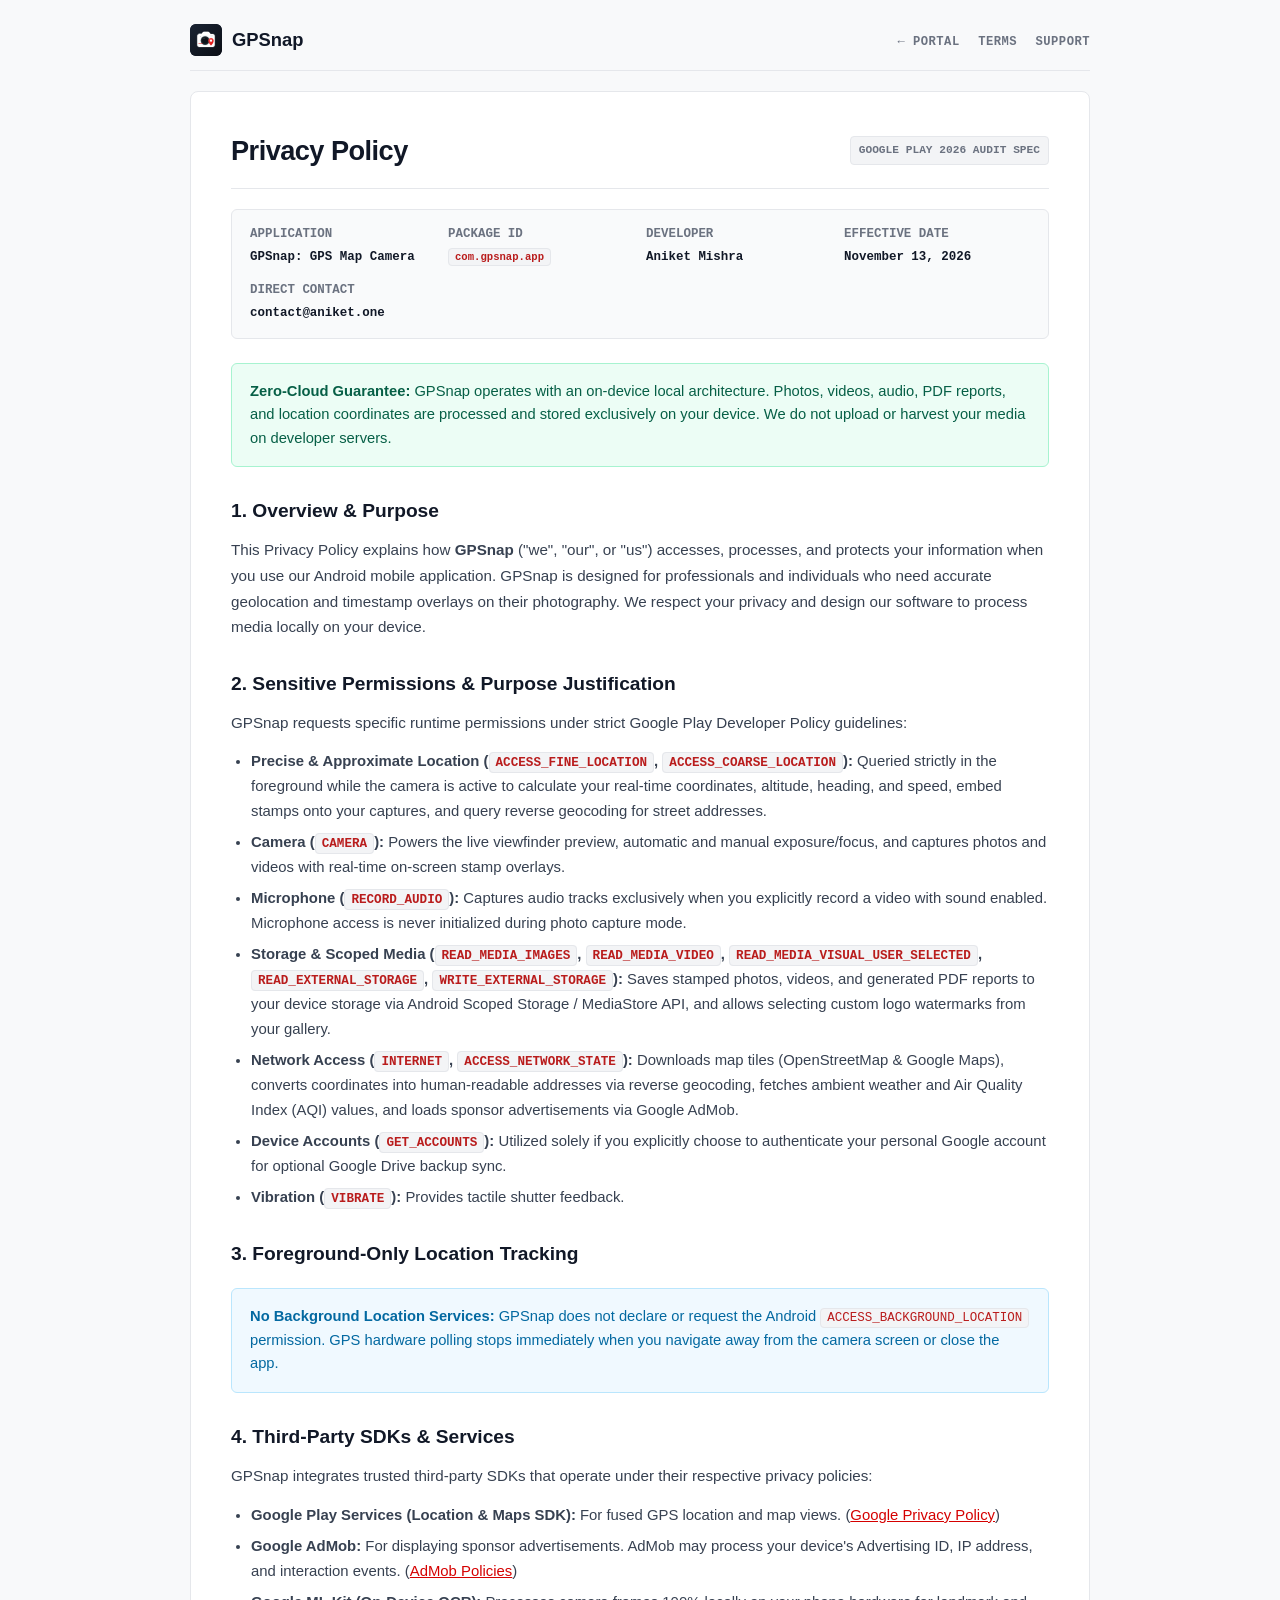
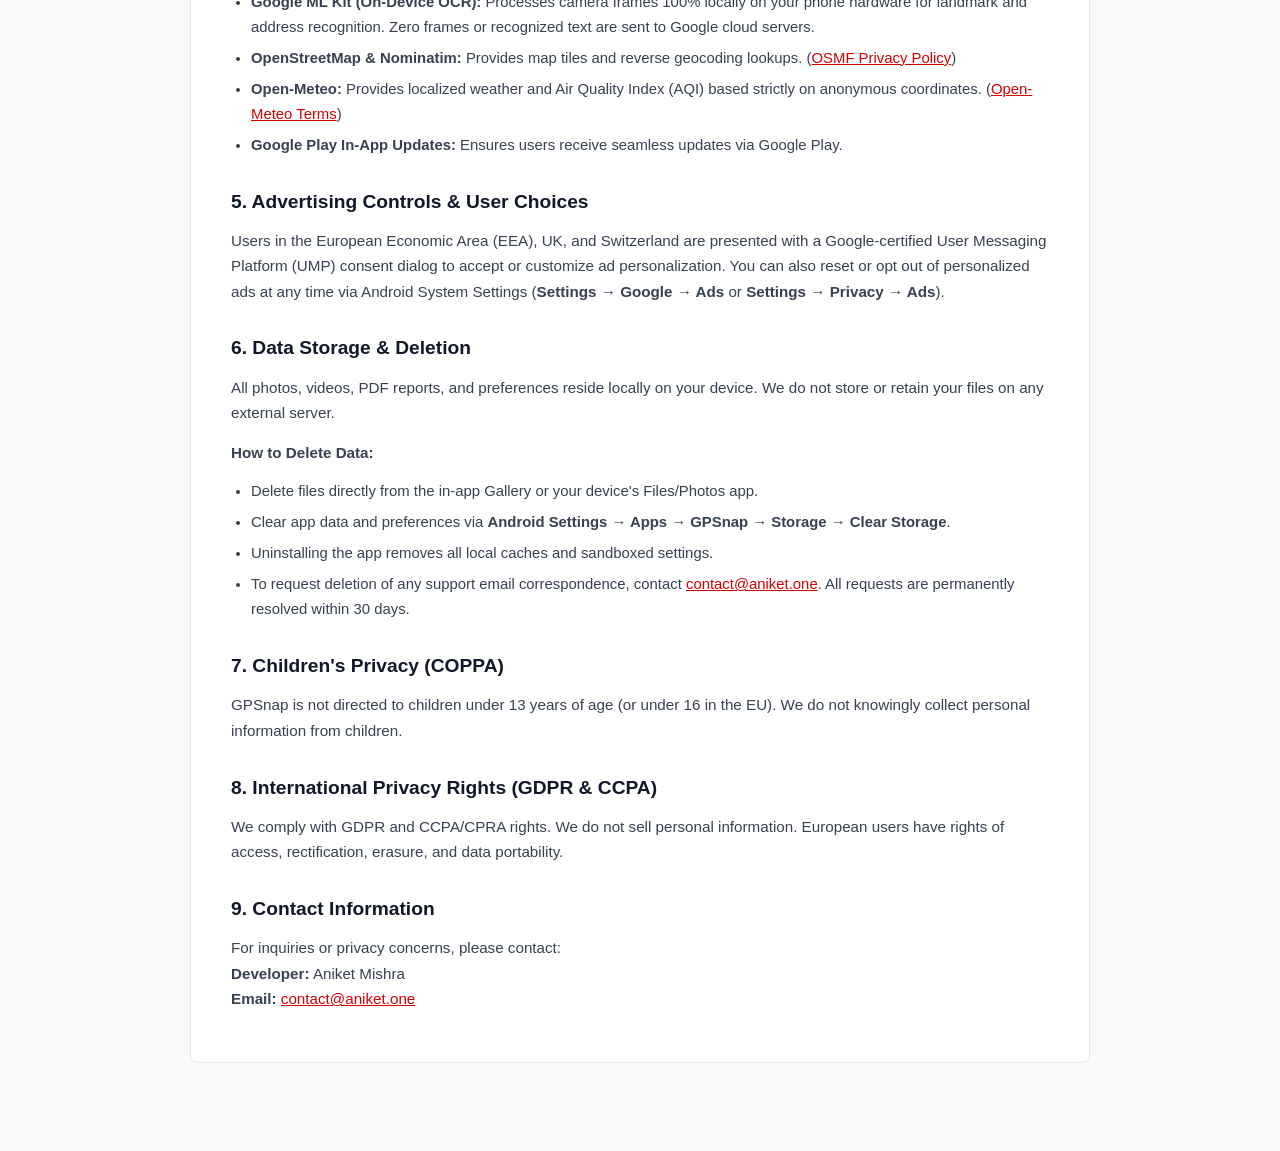
<file: privacy-policy.html>
<!DOCTYPE html>
<html lang="en">
<head>
  <meta charset="UTF-8" />
  <meta name="viewport" content="width=device-width, initial-scale=1.0" />
  <title>Privacy Policy — GPSnap</title>
  <meta name="description" content="Official Privacy Policy for GPSnap: GPS Map Camera & Geotag Timestamp (com.gpsnap.app) developed by Aniket Mishra." />
  <meta name="author" content="Aniket Mishra" />
  <meta name="robots" content="index, follow" />
  <link rel="icon" type="image/svg+xml" href="logo.svg" />
  <style>
    :root {
      --bg: #f8f9fa;
      --card-bg: #ffffff;
      --border: #e5e7eb;
      --text-main: #111827;
      --text-muted: #6b7280;
      --brand-red: #d50000;
      --font-mono: ui-monospace, "SF Mono", "JetBrains Mono", Menlo, Consolas, monospace;
      --font-sans: -apple-system, BlinkMacSystemFont, "Segoe UI", Roboto, sans-serif;
    }
    * { box-sizing: border-box; margin: 0; padding: 0; }
    body {
      background-color: var(--bg);
      color: var(--text-main);
      font-family: var(--font-sans);
      line-height: 1.68;
      padding: 24px 16px 64px;
    }
    .container {
      max-width: 900px;
      margin: 0 auto;
    }
    .nav-bar {
      margin-bottom: 20px;
      display: flex;
      justify-content: space-between;
      align-items: center;
      flex-wrap: wrap;
      gap: 12px;
      padding-bottom: 14px;
      border-bottom: 1px solid var(--border);
    }
    .brand-link {
      display: flex;
      align-items: center;
      gap: 10px;
      text-decoration: none;
      color: var(--text-main);
      font-weight: 800;
      font-size: 1.15rem;
    }
    .brand-logo {
      width: 32px;
      height: 32px;
      border-radius: 6px;
      overflow: hidden;
      background: #0f172a;
    }
    .nav-links a {
      font-family: var(--font-mono);
      font-size: 0.76rem;
      text-transform: uppercase;
      font-weight: 700;
      color: var(--text-muted);
      text-decoration: none;
      margin-left: 14px;
      letter-spacing: 0.04em;
    }
    .nav-links a:hover { color: var(--text-main); }
    .card {
      background: var(--card-bg);
      border: 1px solid var(--border);
      border-radius: 8px;
      padding: 36px 40px;
      margin-bottom: 24px;
    }
    .header-row {
      display: flex;
      align-items: center;
      justify-content: space-between;
      border-bottom: 1px solid var(--border);
      padding-bottom: 14px;
      margin-bottom: 20px;
      flex-wrap: wrap;
      gap: 8px;
    }
    h1 { font-size: 1.7rem; font-weight: 800; color: var(--text-main); letter-spacing: -0.02em; }
    .badge { font-family: var(--font-mono); font-size: 0.7rem; font-weight: 700; padding: 4px 8px; border-radius: 4px; background: #f3f4f6; color: var(--text-muted); border: 1px solid var(--border); }
    .meta-box {
      background: #f9fafb;
      border: 1px solid var(--border);
      border-radius: 6px;
      padding: 14px 18px;
      margin-bottom: 24px;
      display: grid;
      grid-template-columns: repeat(auto-fit, minmax(180px, 1fr));
      gap: 12px;
      font-family: var(--font-mono);
      font-size: 0.78rem;
    }
    .meta-box strong { color: var(--text-muted); text-transform: uppercase; display: block; margin-bottom: 2px; }
    .meta-box span, .meta-box a { color: var(--text-main); font-weight: 600; text-decoration: none; }
    h2 { font-size: 1.2rem; font-weight: 700; color: var(--text-main); margin-top: 28px; margin-bottom: 10px; }
    p { margin-bottom: 14px; color: #374151; font-size: 0.95rem; }
    ul { margin-bottom: 16px; padding-left: 20px; color: #374151; }
    li { margin-bottom: 6px; font-size: 0.93rem; }
    code { font-family: var(--font-mono); background: #f3f4f6; color: #b91c1c; padding: 2px 6px; border-radius: 4px; font-size: 0.85em; border: 1px solid var(--border); }
    .callout {
      border-radius: 6px;
      padding: 16px 18px;
      margin: 18px 0;
      font-size: 0.92rem;
      line-height: 1.6;
    }
    .callout-green { background: #ecfdf5; border: 1px solid #a7f3d0; color: #065f46; }
    .callout-blue { background: #f0f9ff; border: 1px solid #bae6fd; color: #0369a1; }
    table { width: 100%; border-collapse: collapse; margin: 18px 0; font-size: 0.88rem; }
    th, td { padding: 10px 14px; border: 1px solid var(--border); text-align: left; }
    th { background: #f9fafb; font-family: var(--font-mono); font-size: 0.72rem; text-transform: uppercase; color: var(--text-muted); }
    a { color: var(--brand-red); text-decoration: underline; }
    @media (max-width: 640px) { .card { padding: 20px 16px; } }
  </style>
</head>
<body>
  <div class="container">
    <nav class="nav-bar">
      <a href="index.html" class="brand-link">
        <div class="brand-logo"><img src="logo.svg" width="32" height="32" alt="GPSnap" /></div>
        <span>GPSnap</span>
      </a>
      <div class="nav-links">
        <a href="index.html">← Portal</a>
        <a href="terms-and-conditions.html">Terms</a>
        <a href="mailto:contact@aniket.one">Support</a>
      </div>
    </nav>

    <main class="card">
      <div class="header-row">
        <h1>Privacy Policy</h1>
        <div class="badge">GOOGLE PLAY 2026 AUDIT SPEC</div>
      </div>

      <div class="meta-box">
        <div><strong>Application</strong><span>GPSnap: GPS Map Camera</span></div>
        <div><strong>Package ID</strong><span><code>com.gpsnap.app</code></span></div>
        <div><strong>Developer</strong><span>Aniket Mishra</span></div>
        <div><strong>Effective Date</strong><span>November 13, 2026</span></div>
        <div><strong>Direct Contact</strong><a href="mailto:contact@aniket.one">contact@aniket.one</a></div>
      </div>

      <div class="callout callout-green">
        <strong>Zero-Cloud Guarantee:</strong> GPSnap operates with an on-device local architecture. Photos, videos, audio, PDF reports, and location coordinates are processed and stored exclusively on your device. We do not upload or harvest your media on developer servers.
      </div>

      <h2>1. Overview & Purpose</h2>
      <p>
        This Privacy Policy explains how <strong>GPSnap</strong> ("we", "our", or "us") accesses, processes, and protects your information when you use our Android mobile application. GPSnap is designed for professionals and individuals who need accurate geolocation and timestamp overlays on their photography. We respect your privacy and design our software to process media locally on your device.
      </p>

      <h2>2. Sensitive Permissions & Purpose Justification</h2>
      <p>GPSnap requests specific runtime permissions under strict Google Play Developer Policy guidelines:</p>
      <ul>
        <li><strong>Precise &amp; Approximate Location (<code>ACCESS_FINE_LOCATION</code>, <code>ACCESS_COARSE_LOCATION</code>):</strong> Queried strictly in the foreground while the camera is active to calculate your real-time coordinates, altitude, heading, and speed, embed stamps onto your captures, and query reverse geocoding for street addresses.</li>
        <li><strong>Camera (<code>CAMERA</code>):</strong> Powers the live viewfinder preview, automatic and manual exposure/focus, and captures photos and videos with real-time on-screen stamp overlays.</li>
        <li><strong>Microphone (<code>RECORD_AUDIO</code>):</strong> Captures audio tracks exclusively when you explicitly record a video with sound enabled. Microphone access is never initialized during photo capture mode.</li>
        <li><strong>Storage &amp; Scoped Media (<code>READ_MEDIA_IMAGES</code>, <code>READ_MEDIA_VIDEO</code>, <code>READ_MEDIA_VISUAL_USER_SELECTED</code>, <code>READ_EXTERNAL_STORAGE</code>, <code>WRITE_EXTERNAL_STORAGE</code>):</strong> Saves stamped photos, videos, and generated PDF reports to your device storage via Android Scoped Storage / MediaStore API, and allows selecting custom logo watermarks from your gallery.</li>
        <li><strong>Network Access (<code>INTERNET</code>, <code>ACCESS_NETWORK_STATE</code>):</strong> Downloads map tiles (OpenStreetMap &amp; Google Maps), converts coordinates into human-readable addresses via reverse geocoding, fetches ambient weather and Air Quality Index (AQI) values, and loads sponsor advertisements via Google AdMob.</li>
        <li><strong>Device Accounts (<code>GET_ACCOUNTS</code>):</strong> Utilized solely if you explicitly choose to authenticate your personal Google account for optional Google Drive backup sync.</li>
        <li><strong>Vibration (<code>VIBRATE</code>):</strong> Provides tactile shutter feedback.</li>
      </ul>

      <h2>3. Foreground-Only Location Tracking</h2>
      <div class="callout callout-blue">
        <strong>No Background Location Services:</strong> GPSnap does not declare or request the Android <code>ACCESS_BACKGROUND_LOCATION</code> permission. GPS hardware polling stops immediately when you navigate away from the camera screen or close the app.
      </div>

      <h2>4. Third-Party SDKs & Services</h2>
      <p>GPSnap integrates trusted third-party SDKs that operate under their respective privacy policies:</p>
      <ul>
        <li><strong>Google Play Services (Location &amp; Maps SDK):</strong> For fused GPS location and map views. (<a href="https://policies.google.com/privacy" target="_blank" rel="noopener">Google Privacy Policy</a>)</li>
        <li><strong>Google AdMob:</strong> For displaying sponsor advertisements. AdMob may process your device's Advertising ID, IP address, and interaction events. (<a href="https://support.google.com/admob/answer/6128543" target="_blank" rel="noopener">AdMob Policies</a>)</li>
        <li><strong>Google ML Kit (On-Device OCR):</strong> Processes camera frames 100% locally on your phone hardware for landmark and address recognition. Zero frames or recognized text are sent to Google cloud servers.</li>
        <li><strong>OpenStreetMap &amp; Nominatim:</strong> Provides map tiles and reverse geocoding lookups. (<a href="https://wiki.osmfoundation.org/wiki/Privacy_Policy" target="_blank" rel="noopener">OSMF Privacy Policy</a>)</li>
        <li><strong>Open-Meteo:</strong> Provides localized weather and Air Quality Index (AQI) based strictly on anonymous coordinates. (<a href="https://open-meteo.com/en/terms" target="_blank" rel="noopener">Open-Meteo Terms</a>)</li>
        <li><strong>Google Play In-App Updates:</strong> Ensures users receive seamless updates via Google Play.</li>
      </ul>

      <h2>5. Advertising Controls & User Choices</h2>
      <p>
        Users in the European Economic Area (EEA), UK, and Switzerland are presented with a Google-certified User Messaging Platform (UMP) consent dialog to accept or customize ad personalization. You can also reset or opt out of personalized ads at any time via Android System Settings (<strong>Settings → Google → Ads</strong> or <strong>Settings → Privacy → Ads</strong>).
      </p>

      <h2>6. Data Storage & Deletion</h2>
      <p>
        All photos, videos, PDF reports, and preferences reside locally on your device. We do not store or retain your files on any external server.
      </p>
      <p><strong>How to Delete Data:</strong></p>
      <ul>
        <li>Delete files directly from the in-app Gallery or your device's Files/Photos app.</li>
        <li>Clear app data and preferences via <strong>Android Settings → Apps → GPSnap → Storage → Clear Storage</strong>.</li>
        <li>Uninstalling the app removes all local caches and sandboxed settings.</li>
        <li>To request deletion of any support email correspondence, contact <a href="mailto:contact@aniket.one">contact@aniket.one</a>. All requests are permanently resolved within 30 days.</li>
      </ul>

      <h2>7. Children's Privacy (COPPA)</h2>
      <p>
        GPSnap is not directed to children under 13 years of age (or under 16 in the EU). We do not knowingly collect personal information from children.
      </p>

      <h2>8. International Privacy Rights (GDPR & CCPA)</h2>
      <p>
        We comply with GDPR and CCPA/CPRA rights. We do not sell personal information. European users have rights of access, rectification, erasure, and data portability.
      </p>

      <h2>9. Contact Information</h2>
      <p>
        For inquiries or privacy concerns, please contact:<br />
        <strong>Developer:</strong> Aniket Mishra<br />
        <strong>Email:</strong> <a href="mailto:contact@aniket.one">contact@aniket.one</a>
      </p>
    </main>
  </div>
</body>
</html>
</file>
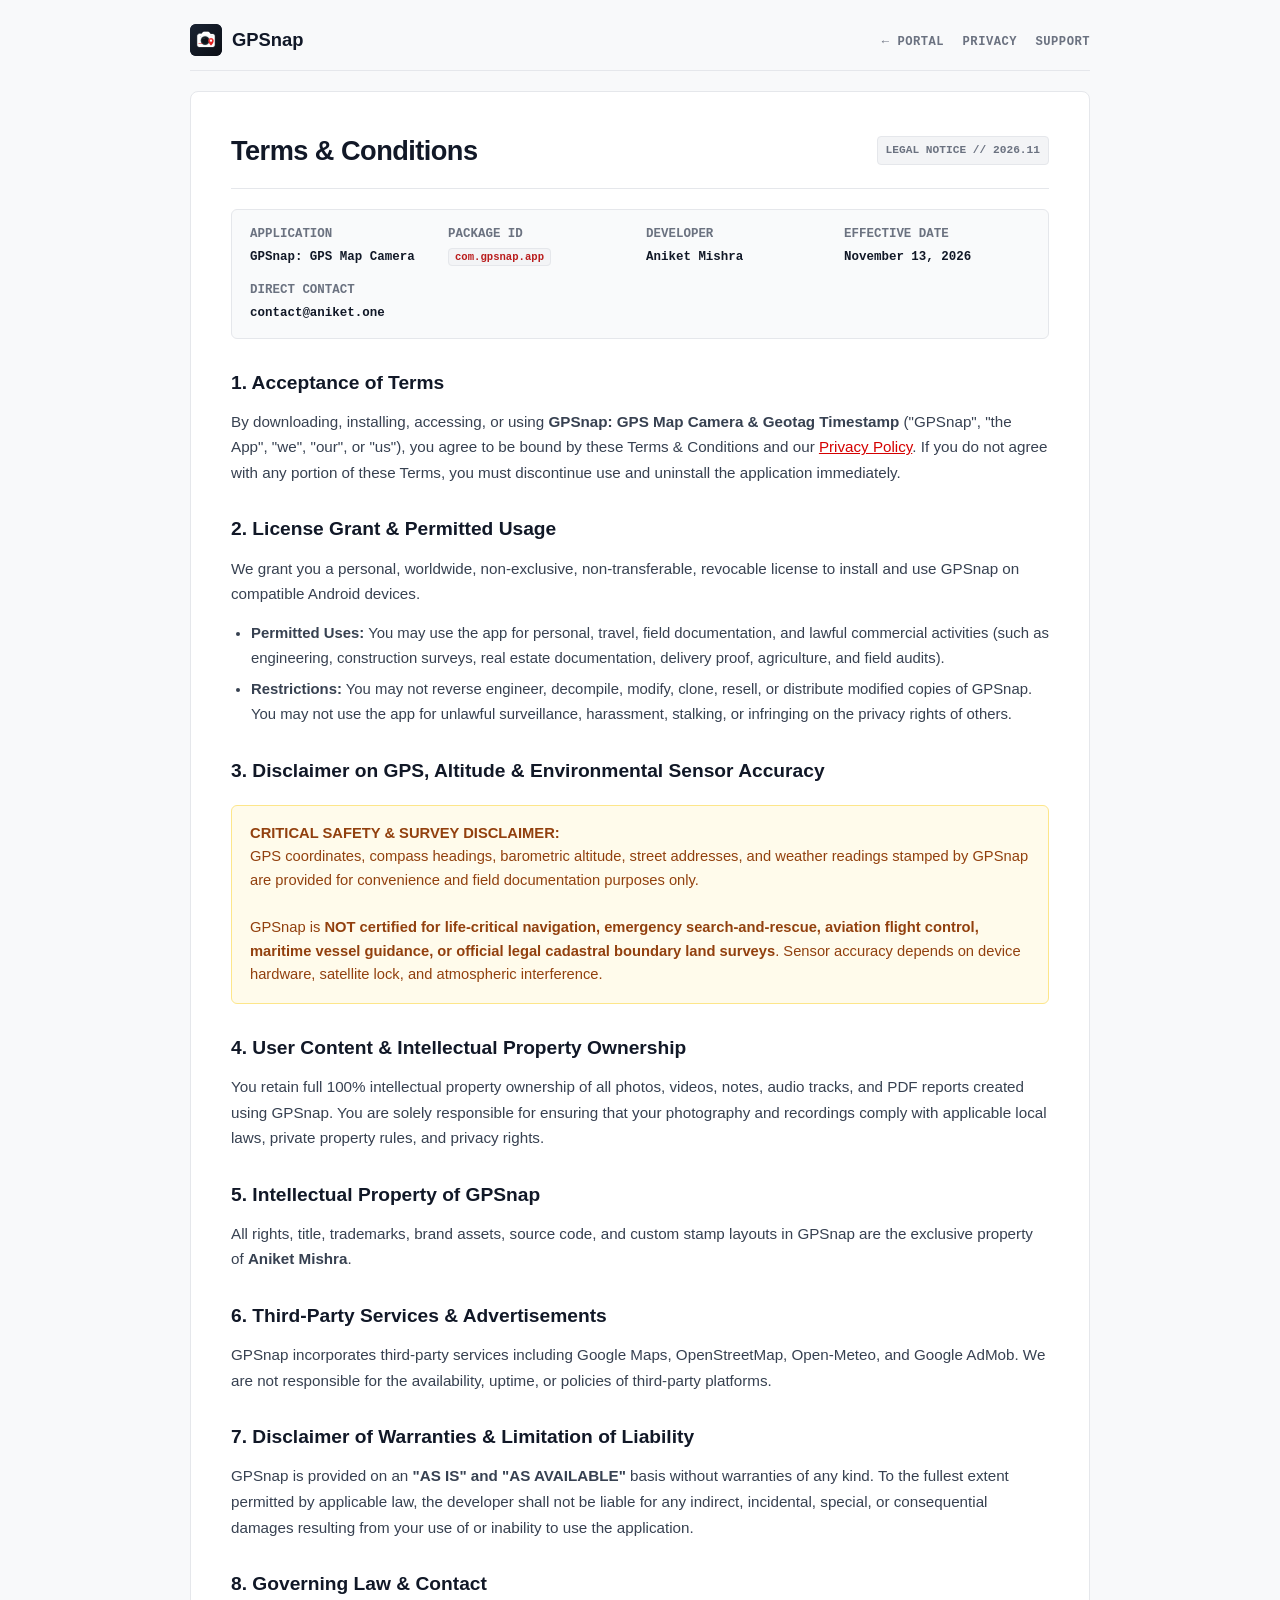
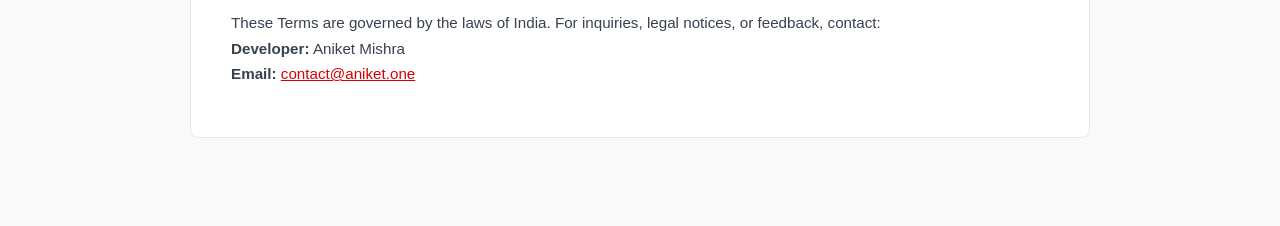
<file: terms-and-conditions.html>
<!DOCTYPE html>
<html lang="en">
<head>
  <meta charset="UTF-8" />
  <meta name="viewport" content="width=device-width, initial-scale=1.0" />
  <title>Terms &amp; Conditions — GPSnap</title>
  <meta name="description" content="Official Terms & Conditions for GPSnap: GPS Map Camera & Geotag Timestamp (com.gpsnap.app) developed by Aniket Mishra." />
  <meta name="author" content="Aniket Mishra" />
  <meta name="robots" content="index, follow" />
  <link rel="icon" type="image/svg+xml" href="logo.svg" />
  <style>
    :root {
      --bg: #f8f9fa;
      --card-bg: #ffffff;
      --border: #e5e7eb;
      --text-main: #111827;
      --text-muted: #6b7280;
      --brand-red: #d50000;
      --font-mono: ui-monospace, "SF Mono", "JetBrains Mono", Menlo, Consolas, monospace;
      --font-sans: -apple-system, BlinkMacSystemFont, "Segoe UI", Roboto, sans-serif;
    }
    * { box-sizing: border-box; margin: 0; padding: 0; }
    body {
      background-color: var(--bg);
      color: var(--text-main);
      font-family: var(--font-sans);
      line-height: 1.68;
      padding: 24px 16px 64px;
    }
    .container {
      max-width: 900px;
      margin: 0 auto;
    }
    .nav-bar {
      margin-bottom: 20px;
      display: flex;
      justify-content: space-between;
      align-items: center;
      flex-wrap: wrap;
      gap: 12px;
      padding-bottom: 14px;
      border-bottom: 1px solid var(--border);
    }
    .brand-link {
      display: flex;
      align-items: center;
      gap: 10px;
      text-decoration: none;
      color: var(--text-main);
      font-weight: 800;
      font-size: 1.15rem;
    }
    .brand-logo {
      width: 32px;
      height: 32px;
      border-radius: 6px;
      overflow: hidden;
      background: #0f172a;
    }
    .nav-links a {
      font-family: var(--font-mono);
      font-size: 0.76rem;
      text-transform: uppercase;
      font-weight: 700;
      color: var(--text-muted);
      text-decoration: none;
      margin-left: 14px;
      letter-spacing: 0.04em;
    }
    .nav-links a:hover { color: var(--text-main); }
    .card {
      background: var(--card-bg);
      border: 1px solid var(--border);
      border-radius: 8px;
      padding: 36px 40px;
      margin-bottom: 24px;
    }
    .header-row {
      display: flex;
      align-items: center;
      justify-content: space-between;
      border-bottom: 1px solid var(--border);
      padding-bottom: 14px;
      margin-bottom: 20px;
      flex-wrap: wrap;
      gap: 8px;
    }
    h1 { font-size: 1.7rem; font-weight: 800; color: var(--text-main); letter-spacing: -0.02em; }
    .badge { font-family: var(--font-mono); font-size: 0.7rem; font-weight: 700; padding: 4px 8px; border-radius: 4px; background: #f3f4f6; color: var(--text-muted); border: 1px solid var(--border); }
    .meta-box {
      background: #f9fafb;
      border: 1px solid var(--border);
      border-radius: 6px;
      padding: 14px 18px;
      margin-bottom: 24px;
      display: grid;
      grid-template-columns: repeat(auto-fit, minmax(180px, 1fr));
      gap: 12px;
      font-family: var(--font-mono);
      font-size: 0.78rem;
    }
    .meta-box strong { color: var(--text-muted); text-transform: uppercase; display: block; margin-bottom: 2px; }
    .meta-box span, .meta-box a { color: var(--text-main); font-weight: 600; text-decoration: none; }
    h2 { font-size: 1.2rem; font-weight: 700; color: var(--text-main); margin-top: 28px; margin-bottom: 10px; }
    p { margin-bottom: 14px; color: #374151; font-size: 0.95rem; }
    ul { margin-bottom: 16px; padding-left: 20px; color: #374151; }
    li { margin-bottom: 6px; font-size: 0.93rem; }
    code { font-family: var(--font-mono); background: #f3f4f6; color: #b91c1c; padding: 2px 6px; border-radius: 4px; font-size: 0.85em; border: 1px solid var(--border); }
    .callout {
      border-radius: 6px;
      padding: 16px 18px;
      margin: 18px 0;
      font-size: 0.92rem;
      line-height: 1.6;
    }
    .callout-warning { background: #fffbeb; border: 1px solid #fde68a; color: #92400e; }
    a { color: var(--brand-red); text-decoration: underline; }
    @media (max-width: 640px) { .card { padding: 20px 16px; } }
  </style>
</head>
<body>
  <div class="container">
    <nav class="nav-bar">
      <a href="index.html" class="brand-link">
        <div class="brand-logo"><img src="logo.svg" width="32" height="32" alt="GPSnap" /></div>
        <span>GPSnap</span>
      </a>
      <div class="nav-links">
        <a href="index.html">← Portal</a>
        <a href="privacy-policy.html">Privacy</a>
        <a href="mailto:contact@aniket.one">Support</a>
      </div>
    </nav>

    <main class="card">
      <div class="header-row">
        <h1>Terms &amp; Conditions</h1>
        <div class="badge">LEGAL NOTICE // 2026.11</div>
      </div>

      <div class="meta-box">
        <div><strong>Application</strong><span>GPSnap: GPS Map Camera</span></div>
        <div><strong>Package ID</strong><span><code>com.gpsnap.app</code></span></div>
        <div><strong>Developer</strong><span>Aniket Mishra</span></div>
        <div><strong>Effective Date</strong><span>November 13, 2026</span></div>
        <div><strong>Direct Contact</strong><a href="mailto:contact@aniket.one">contact@aniket.one</a></div>
      </div>

      <h2>1. Acceptance of Terms</h2>
      <p>
        By downloading, installing, accessing, or using <strong>GPSnap: GPS Map Camera &amp; Geotag Timestamp</strong> ("GPSnap", "the App", "we", "our", or "us"), you agree to be bound by these Terms &amp; Conditions and our <a href="privacy-policy.html">Privacy Policy</a>. If you do not agree with any portion of these Terms, you must discontinue use and uninstall the application immediately.
      </p>

      <h2>2. License Grant &amp; Permitted Usage</h2>
      <p>
        We grant you a personal, worldwide, non-exclusive, non-transferable, revocable license to install and use GPSnap on compatible Android devices.
      </p>
      <ul>
        <li><strong>Permitted Uses:</strong> You may use the app for personal, travel, field documentation, and lawful commercial activities (such as engineering, construction surveys, real estate documentation, delivery proof, agriculture, and field audits).</li>
        <li><strong>Restrictions:</strong> You may not reverse engineer, decompile, modify, clone, resell, or distribute modified copies of GPSnap. You may not use the app for unlawful surveillance, harassment, stalking, or infringing on the privacy rights of others.</li>
      </ul>

      <h2>3. Disclaimer on GPS, Altitude &amp; Environmental Sensor Accuracy</h2>
      <div class="callout callout-warning">
        <strong>CRITICAL SAFETY &amp; SURVEY DISCLAIMER:</strong><br />
        GPS coordinates, compass headings, barometric altitude, street addresses, and weather readings stamped by GPSnap are provided for convenience and field documentation purposes only.
        <br /><br />
        GPSnap is <strong>NOT certified for life-critical navigation, emergency search-and-rescue, aviation flight control, maritime vessel guidance, or official legal cadastral boundary land surveys</strong>. Sensor accuracy depends on device hardware, satellite lock, and atmospheric interference.
      </div>

      <h2>4. User Content &amp; Intellectual Property Ownership</h2>
      <p>
        You retain full 100% intellectual property ownership of all photos, videos, notes, audio tracks, and PDF reports created using GPSnap. You are solely responsible for ensuring that your photography and recordings comply with applicable local laws, private property rules, and privacy rights.
      </p>

      <h2>5. Intellectual Property of GPSnap</h2>
      <p>
        All rights, title, trademarks, brand assets, source code, and custom stamp layouts in GPSnap are the exclusive property of <strong>Aniket Mishra</strong>.
      </p>

      <h2>6. Third-Party Services &amp; Advertisements</h2>
      <p>
        GPSnap incorporates third-party services including Google Maps, OpenStreetMap, Open-Meteo, and Google AdMob. We are not responsible for the availability, uptime, or policies of third-party platforms.
      </p>

      <h2>7. Disclaimer of Warranties &amp; Limitation of Liability</h2>
      <p>
        GPSnap is provided on an <strong>"AS IS" and "AS AVAILABLE"</strong> basis without warranties of any kind. To the fullest extent permitted by applicable law, the developer shall not be liable for any indirect, incidental, special, or consequential damages resulting from your use of or inability to use the application.
      </p>

      <h2>8. Governing Law &amp; Contact</h2>
      <p>
        These Terms are governed by the laws of India. For inquiries, legal notices, or feedback, contact:<br />
        <strong>Developer:</strong> Aniket Mishra<br />
        <strong>Email:</strong> <a href="mailto:contact@aniket.one">contact@aniket.one</a>
      </p>
    </main>
  </div>
</body>
</html>
</file>
